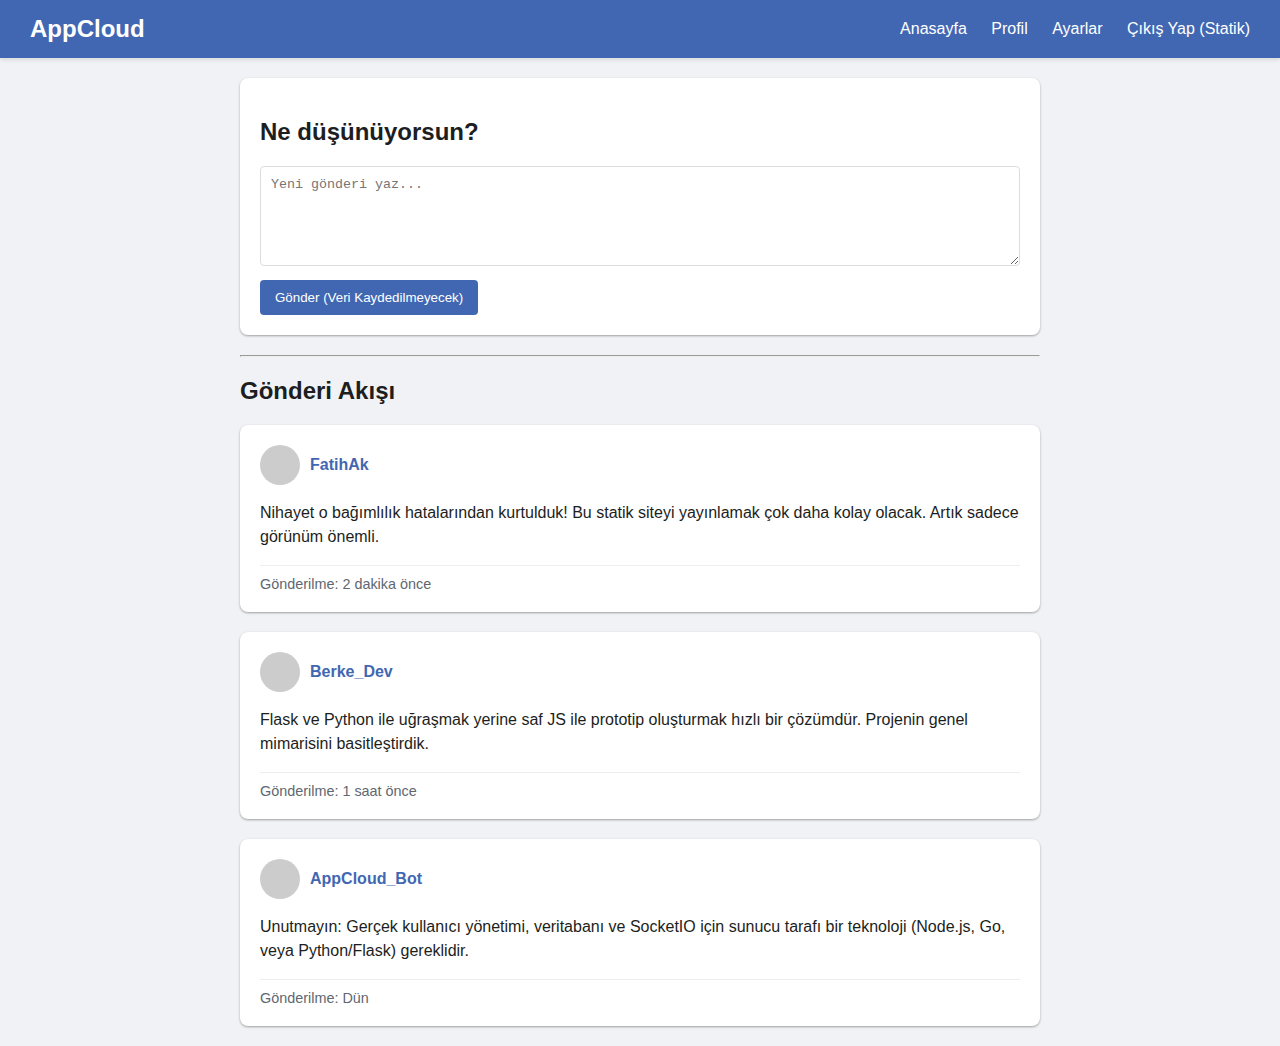
<file: index.html>
<!DOCTYPE html>
<html lang="tr">
<head>
    <meta charset="UTF-8">
    <meta name="viewport" content="width=device-width, initial-scale=1.0">
    <title>Statik Sosyal Ağ Mockup</title>
    <link rel="stylesheet" href="style.css">
</head>
<body>

    <header class="navbar">
        <div class="logo">AppCloud</div>
        <nav>
            <a href="#">Anasayfa</a>
            <a href="#">Profil</a>
            <a href="#">Ayarlar</a>
            <a href="#" id="logout-btn">Çıkış Yap (Statik)</a>
        </nav>
    </header>

    <main class="container">
        <section class="new-post-area">
            <h2>Ne düşünüyorsun?</h2>
            <textarea id="post-input" placeholder="Yeni gönderi yaz..."></textarea>
            <button id="submit-post-btn">Gönder (Veri Kaydedilmeyecek)</button>
        </section>

        <hr>

        <section id="post-feed" class="post-feed">
            <h2>Gönderi Akışı</h2>
            <p id="loading-msg">Gönderiler yükleniyor...</p>
        </section>
    </main>

    <script src="script.js"></script>
</body>
</html>
</file>
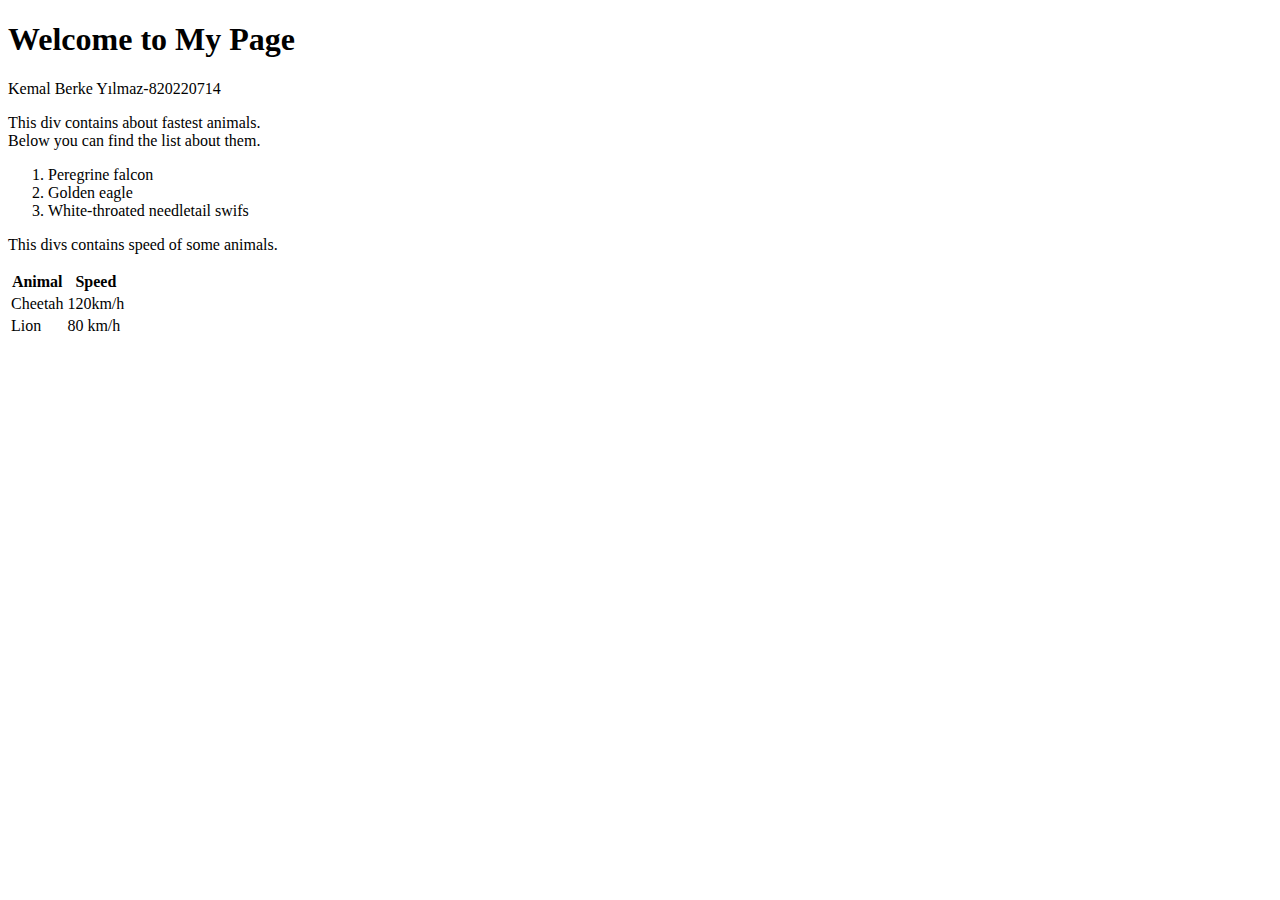
<file: Desktop/index.html>
<!DOCTYPE html>
<html>
<head>
<tittle<yilmazk21's Page/head>

</head>

<body>

    <h1>Welcome to My Page</h1>
    <p>
       Kemal Berke Yılmaz-820220714  
    </p>

    <div>
        <p>
            This div contains about fastest animals.
            <br>
            Below you can find the list about them.
        </p>
        
        <ol>
            <li>Peregrine falcon</li>
            <li>Golden eagle</li>
            <li>White-throated needletail swifs </li>
        </ol>
    </div></tr>
         <p>
            This divs contains speed of some animals.
         </p>

         <table>
            <tr>
                <th>Animal</th>
                <th>Speed</th>
            </tr>
            <tr>
                <td>Cheetah</td>
                <td>120km/h</td>
            </tr>
            <tr>
                <td>Lion</td>
                <td>80 km/h</td>
            </tr>

         </table>

    <div>

    </div>
    
</body>
</html>
</file>
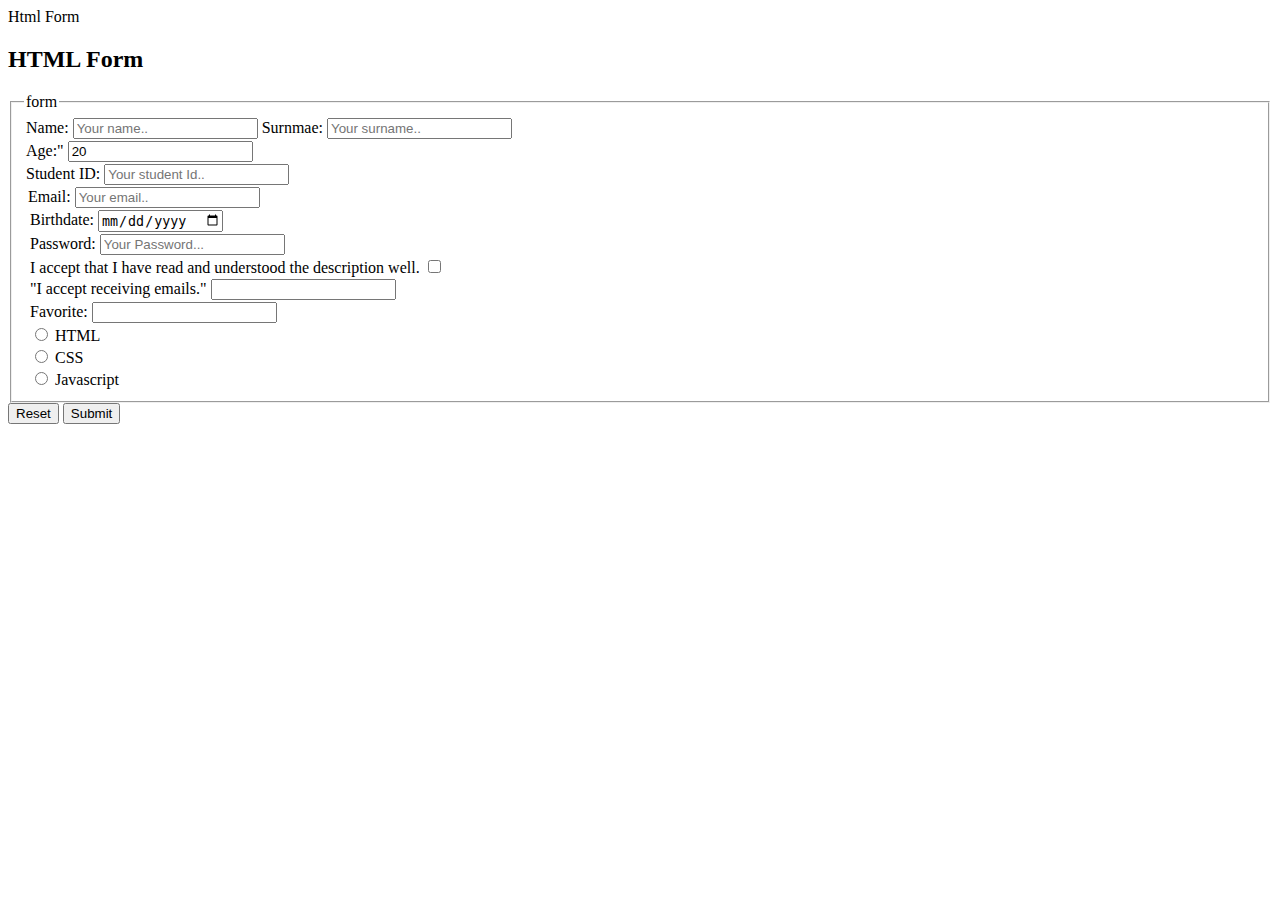
<file: Desktop/5526488.html>
<!DOCTYPE html>
<html>
<head>
      <meta chatset="UTF-8">
	  <tittle>Html Form</tittle>
	  <style>
	        div{
			    margin:2px;
				}
	  </style>	
</head>
<body>

    <h2>HTML Form</h2>
    <form>
 	    <fieldset>
		
		<legend>form</legend>
		<div>
		    <label for="name">Name:</label>
		    <input type="text" placeholder="Your name..">
		    <label for="surname">Surnmae:</label>
		    <input type="text" placeholder="Your surname..">
		 </div>
		 <div>
		     <label for="age">Age:"</label>
		     <input id="age" type="number" value="20">
		 </div>
		 <div>
		    <label for="stid">Student ID:</label>
			<input type="text" placeholder="Your student Id.."
		 </div>
		 <div>
		    <label for="email">Email:</label>
		    <input type="email" placeholder="Your email.."
		 </div>
		 <div>
		    <label for="birthdate">Birthdate:</label>
		    <input type="date">
		 </div>
		 <div>
		    <label for="password">Password:</label>
		    <input id="password",type="password" placeholder="Your Password...">
		 </div>
		 <div>
		    <label for="cheack">I accept that I have read and understood the description well.</label>
		    <input id="cheack" type="checkbox"><br>
		 </div>
		 <div>
		    <label for="receive">"I accept receiving emails."
		    <input id="receive" type="cheackbox">
		 </div>
		 <div>
		    <label for="favorite" >Favorite:</label>
			<input type="Favorite Language">
		 </div>
		 <div>
 		     <input type="radio" id="html" name="fav_language">
			 <label for="html">HTML</label><br>
         </div>
		 <div>
		     <input type="radio" id="css" name="fav_language">
			 <label for="css">CSS</label><br>
		 </div>
		 <div>
		     <input type="radio" şd="javascript" name="fav_language">
			 <label for="javascript">Javascript</label><br>		
		 </div> 
		 <div>
		     <label for="feedback"
			 <input id="feedback">
		 </div>
		 </fieldset>
		 
		 <button type="reset">Reset</button>
		 <button type="submit">Submit</button>
			 
		 </form>	 
</body>
</html>
</file>
<file: style.css>
body {
    font-family: Arial, sans-serif;
    background-color: #f0f2f5;
    margin: 0;
    padding: 0;
    color: #1c1e21;
}

.navbar {
    background-color: #4267B2;
    color: white;
    padding: 15px 30px;
    display: flex;
    justify-content: space-between;
    align-items: center;
    box-shadow: 0 2px 4px rgba(0, 0, 0, 0.1);
}

.navbar .logo {
    font-size: 1.5em;
    font-weight: bold;
}

.navbar nav a {
    color: white;
    text-decoration: none;
    margin-left: 20px;
    transition: opacity 0.2s;
}

.navbar nav a:hover {
    opacity: 0.8;
}

.container {
    max-width: 800px;
    margin: 20px auto;
    padding: 0 20px;
}

.new-post-area, .post {
    background-color: white;
    padding: 20px;
    border-radius: 8px;
    box-shadow: 0 1px 3px rgba(0, 0, 0, 0.12), 0 1px 2px rgba(0, 0, 0, 0.24);
    margin-bottom: 20px;
}

#post-input {
    width: 100%;
    min-height: 100px;
    border: 1px solid #ddd;
    border-radius: 4px;
    padding: 10px;
    box-sizing: border-box;
    margin-bottom: 10px;
}

#submit-post-btn {
    background-color: #4267B2;
    color: white;
    border: none;
    padding: 10px 15px;
    border-radius: 4px;
    cursor: pointer;
}

/* Post Stili */
.post-header {
    display: flex;
    align-items: center;
    margin-bottom: 10px;
}

.post-header .avatar {
    width: 40px;
    height: 40px;
    border-radius: 50%;
    margin-right: 10px;
    background-color: #ccc;
}

.post-header .username {
    font-weight: bold;
    color: #4267B2;
}

.post-content {
    margin-bottom: 15px;
    line-height: 1.5;
}

.post-footer {
    border-top: 1px solid #eee;
    padding-top: 10px;
    font-size: 0.9em;
    color: #606770;
}
</file>
